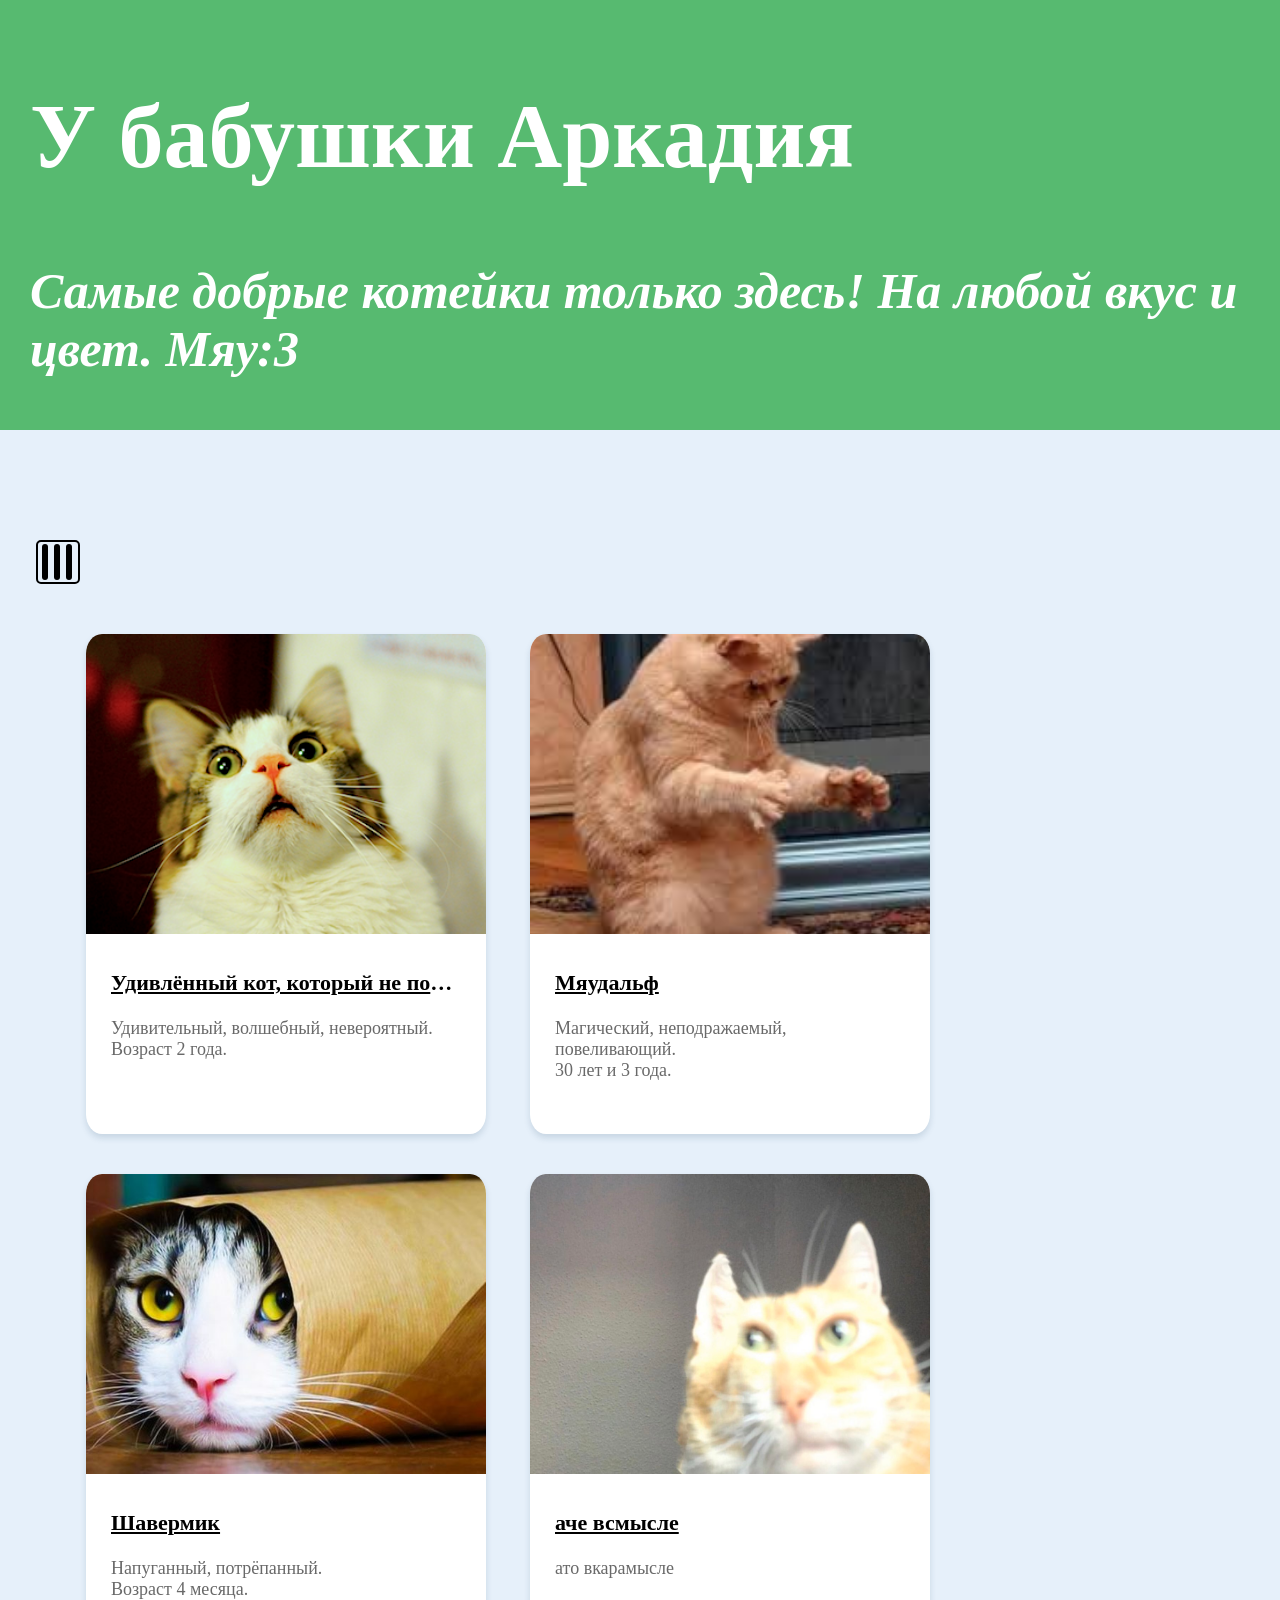
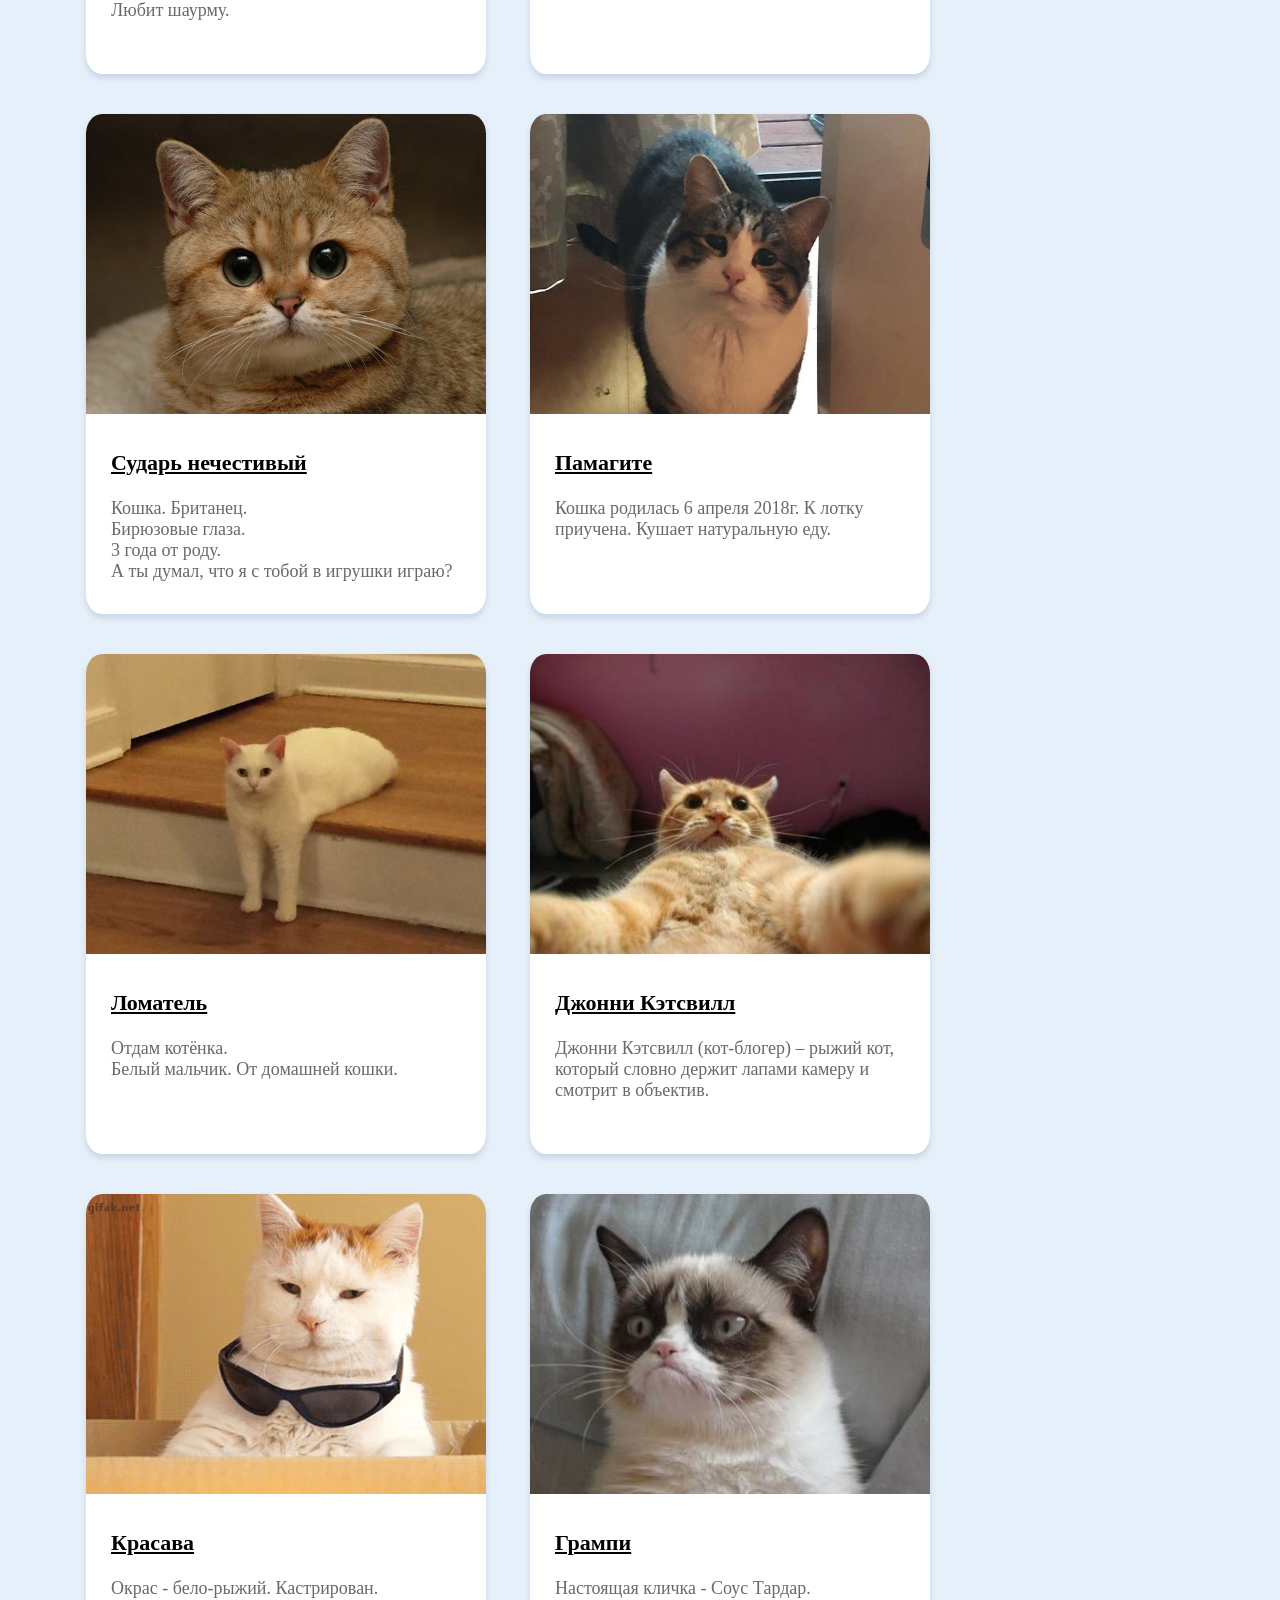
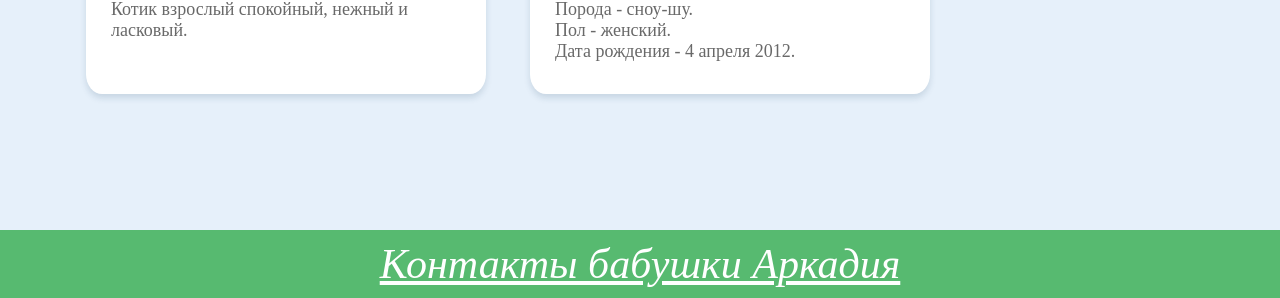
<file: index.html>
<!DOCTYPE html>
<html lang="ru">
  <head>
    <meta charset="utf-8">
    <meta name="author" content="Zhaygutov Erlan">
    <title>У бабушки Аркадия</title>
    <link rel="stylesheet" href="./index.css">
  </head>
  <body>
    <header>
      <section class="header-text">
        <h1>У бабушки Аркадия</h1>
        <h2 class="header-tagline">
          Самые добрые котейки только здесь! На любой вкус и цвет. Мяу:3
        </h2>
      </section>
    </header>
    <main>
      <input type="checkbox" id="direction" class="direction">
      <label class="direction-button" for="direction">
        <span class="direction-button-line"></span>
        <span class="direction-button-line"></span>
        <span class="direction-button-line"></span>
      </label>
      <ul class="items">
        <li class="item">
          <div class="item-top">
            <img class="item-image" src="images/cat1.png" alt="Первый котик">
          </div>
          <section class="item-bottom">
            <h3 class="item-name">
              <a class="item-name-link" href="https://www.yandex.ru" target="_blank" rel="noopener">
                Удивлённый кот, который не понимает, что вокруг него происходит
              </a>
            </h3>
            <div class="item-short-description">
              Удивительный, волшебный, невероятный. Возраст 2 года.
            </div>
            <div class="item-long-description">
              Вязка на вашей территории. Доставка кота в черте города.
              Кот воспитанный, с Вами на Вы, с дамой сердца максимально галантный!
              Возраст: 2 года.
            </div>
          </section>
        </li>
        <li class="item">
          <div class="item-top">
            <img class="item-image" src="images/cat2.jpeg" alt="Второй котик">
          </div>
          <section class="item-bottom">
            <h3 class="item-name">
              <a class="item-name-link" href="https://www.yandex.ru" target="_blank" rel="noopener">
                Мяудальф
              </a>
            </h3>
            <div class="item-short-description">
              Магический, неподражаемый, повеливающий.
              <br>30 лет и 3 года.
            </div>
            <div class="item-long-description">
              Hialp heitir eitt,
              <br>En dhat hialpa mun
              <br>Vith savkam oc sorgom
              <br>Oc sutum giorvavllum
              <br>Dhat kann ec it annat,
              <br>Er thurfol yta synir
              <br>Their er vilja laeknar lifa.
              <br>Dhat kann ec it thrithia,
              <br>Ef mer verdhr thavrf micil
              <br>Haptz vidh mina haeiptmogu:
              <br>Eggiar ec deyfi.
            </div>
          </section>
        </li>
        <li class="item">
          <div class="item-top">
            <img class="item-image" src="images/cat3.jpg" alt="Третий котик">
          </div>
          <section class="item-bottom">
            <h3 class="item-name">
              <a class="item-name-link" href="https://www.yandex.ru" target="_blank" rel="noopener">
                Шавермик
              </a>
            </h3>
            <div class="item-short-description">
              Напуганный, потрёпанный.
              <br>Возраст 4 месяца.
              <br>Любит шаурму.
            </div>
            <div class="item-long-description">
              Шавермик ищет дом. Был найдён на улице. Обработан от паразитов.
              На вид 4 месяца. Очень напуган. Лоток и когтеточка в подарок.
            </div>
          </section>
        </li>
        <li class="item">
          <div class="item-top">
            <img class="item-image" src="images/cat4.jpg" alt="Четвёртый котик">
          </div>
          <section class="item-bottom">
            <h3 class="item-name">
              <a class="item-name-link" href="https://www.yandex.ru" target="_blank" rel="noopener">
                аче всмысле
              </a>
            </h3>
            <div class="item-short-description">
              ато вкарамысле
            </div>
            <div class="item-long-description">
              Lorem ipsum dolor sit amet, consectetur adipiscing elit, sed do
              eiusmod tempor incididunt ut labore et dolore magna aliqua. Ut
              enim ad minim veniam, quis nostrud exercitation ullamco laboris
              nisi ut aliquip ex ea commodo consequat. Duis aute irure dolor in
              reprehenderit in voluptate velit esse cillum dolore eu fugiat
              nulla pariatur. Excepteur sint occaecat cupidatat non proident,
              sunt in culpa qui officia deserunt mollit anim id est laborum.
            </div>
          </section>
        </li>
        <li class="item">
          <div class="item-top">
            <img class="item-image" src="images/cat5.jpg" alt="Пятый котик">
          </div>
          <section class="item-bottom">
            <h3 class="item-name">
              <a class="item-name-link" href="https://www.yandex.ru" target="_blank" rel="noopener">
                Сударь нечестивый
              </a>
            </h3>
            <div class="item-short-description">
              Кошка. Британец.
              <br>Бирюзовые глаза.
              <br>3 года от роду.
              <br>А ты думал, что я с тобой в игрушки играю?
            </div>
            <div class="item-long-description">
              Котик был найден на улице. Долго искали старых хозяев,
              но никто не откликнулся. Поэтому, ищем ему новых ответственных,
              заботливых хозяев.
              <br>
              <br>О котике:
              <br>Возраст примерно 3 года, может чуть больше. Очень ласковый,
              к лотку приучен, в еде не привередлив.
              Обработан от внешних и внутренних паразитов, ранки все залечены,
              ушки почищены, воспитан.
              <br>Хочешь себе плюшевого "мишку". Забирай!!!
            </div>
          </section>
        </li>
        <li class="item">
          <div class="item-top">
            <img class="item-image" src="images/cat6.jpg" alt="Шестой котик">
          </div>
          <section class="item-bottom">
            <h3 class="item-name">
              <a class="item-name-link" href="https://www.yandex.ru" target="_blank" rel="noopener">
                Памагите
              </a>
            </h3>
            <div class="item-short-description">
              Кошка родилась 6 апреля 2018г. К лотку приучена. Кушает натуральную еду.
            </div>
            <div class="item-long-description">
              Камышового окраса (серая) девочка. Дома немецкая овчарка, собаку не боится,
              крепкая и здоровая. Улицы не боится. Для частного дома идеальный вариант.
              Ползает по деревьям.
              <br>Доставлю в черте города бесплатно!!!
            </div>
          </section>
        </li>
        <li class="item">
          <div class="item-top">
            <img class="item-image" src="images/cat7.jpeg" alt="Седьмой котик">
          </div>
          <section class="item-bottom">
            <h3 class="item-name">
              <a class="item-name-link" href="https://www.yandex.ru" target="_blank" rel="noopener">
                Ломатель
              </a>
            </h3>
            <div class="item-short-description">
              Отдам котёнка.
              <br>Белый мальчик. От домашней кошки.
            </div>
            <div class="item-long-description">
              К лотку приучен. Чистоплотный.
              <br>Белый окрас. Шерстка не длинная, мягкая.
              <br>Разноцветные глазки. Один голубой, другой жёлтый.
              <br>Кушает всё. Обожает красную рыбу.
              <br>Порадует качественным тыгыдымом.
              <br>Авантюрист и непоседа.
            </div>
          </section>
        </li>
        <li class="item">
          <div class="item-top">
            <img class="item-image" src="images/cat8.jpg" alt="Восьмой котик">
          </div>
          <section class="item-bottom">
            <h3 class="item-name">
              <a class="item-name-link" href="https://www.yandex.ru" target="_blank" rel="noopener">
                Джонни Кэтсвилл
              </a>
            </h3>
            <div class="item-short-description">
              Джонни Кэтсвилл (кот-блогер) – рыжий кот, который словно держит лапами камеру и
              смотрит в объектив.
            </div>
            <div class="item-long-description">
              В 2013 году на Tumblr появилась фотография с рыжим котом, который бросился на
              фотоаппарат в тот самый момент, когда хозяин его снимал. Получилось  словно хвостатый
              сам направляет на себя камеру и ведет блог.
              <br>Англоязычным пользователям показалось, что кот похож на ведущего
              телешоу Jackass (“Чудаки”) Джонни Ноксвилла. Каждый выпуск телепередачи,
              которая выходила на MTV с 2000 по 2002 год, ведущий начинал словами:
              “Привет, с вами Джонни Ноксвилл. Добро пожаловать на “Чудаков”. А затем
              происходило что-то безумное: актеры шоу делали различные трюки и чудом
              оставались целы.
            </div>
          </section>
        </li>
        <li class="item">
          <div class="item-top">
            <img class="item-image" src="images/cat9.gif" alt="Девятый котик">
          </div>
          <section class="item-bottom">
            <h3 class="item-name">
              <a class="item-name-link" href="https://www.yandex.ru" target="_blank" rel="noopener">
                Красава
              </a>
            </h3>
            <div class="item-short-description">
              Окрас - бело-рыжий. Кастрирован.
              <br>Котик взрослый спокойный, нежный и ласковый.
            </div>
            <div class="item-long-description">
              Красава - один из двух котиков, который был размещен в приют
              после смерти хозяина-дедушки.
              Достаточно игривый, общительный и при хорошем отношении и заботе
              хорошо адаптирующийся к новой обстановке.
              Любит пообщаться с человеком, но не навязчивый...
              Отдается ответственным людям, в квартиру с сетками на окнах, на
              хороший сухой и влажный корм.
            </div>
          </section>
        </li>
        <li class="item">
          <div class="item-top">
            <img class="item-image" src="images/cat10.jpg" alt="Десятый котик">
          </div>
          <section class="item-bottom">
            <h3 class="item-name">
              <a class="item-name-link" href="https://www.yandex.ru" target="_blank" rel="noopener">
                Грампи
              </a>
            </h3>
            <div class="item-short-description">
              Настоящая кличка - Соус Тардар.
              <br>Порода - сноу-шу.
              <br>Пол -	женский.
              <br>Дата рождения -	4 апреля 2012.
            </div>
            <div class="item-long-description">
              Кличка кошки происходит от названия соуса тартар.
              Это связано с тем, что когда она была ещё котёнком,
              её шерсть была покрыта тёмными пятнышками.
              Кристал, дочь Табаты, решила, что это похоже на соус тартар.
              Название «Соус Тардар» было написано с ошибкой
              (ошибка в слове «тартар»), но в итоге его решили не менять.
            </div>
          </section>
        </li>
      </ul>
    </main>
    <footer>
      <div class="footer-links">
        <a class="footer-link" href="https://www.google.com" target="_blank" rel="noopener">
          Контакты бабушки Аркадия
        </a>
      </div>
    </footer>
  </body>
</html>
</file>
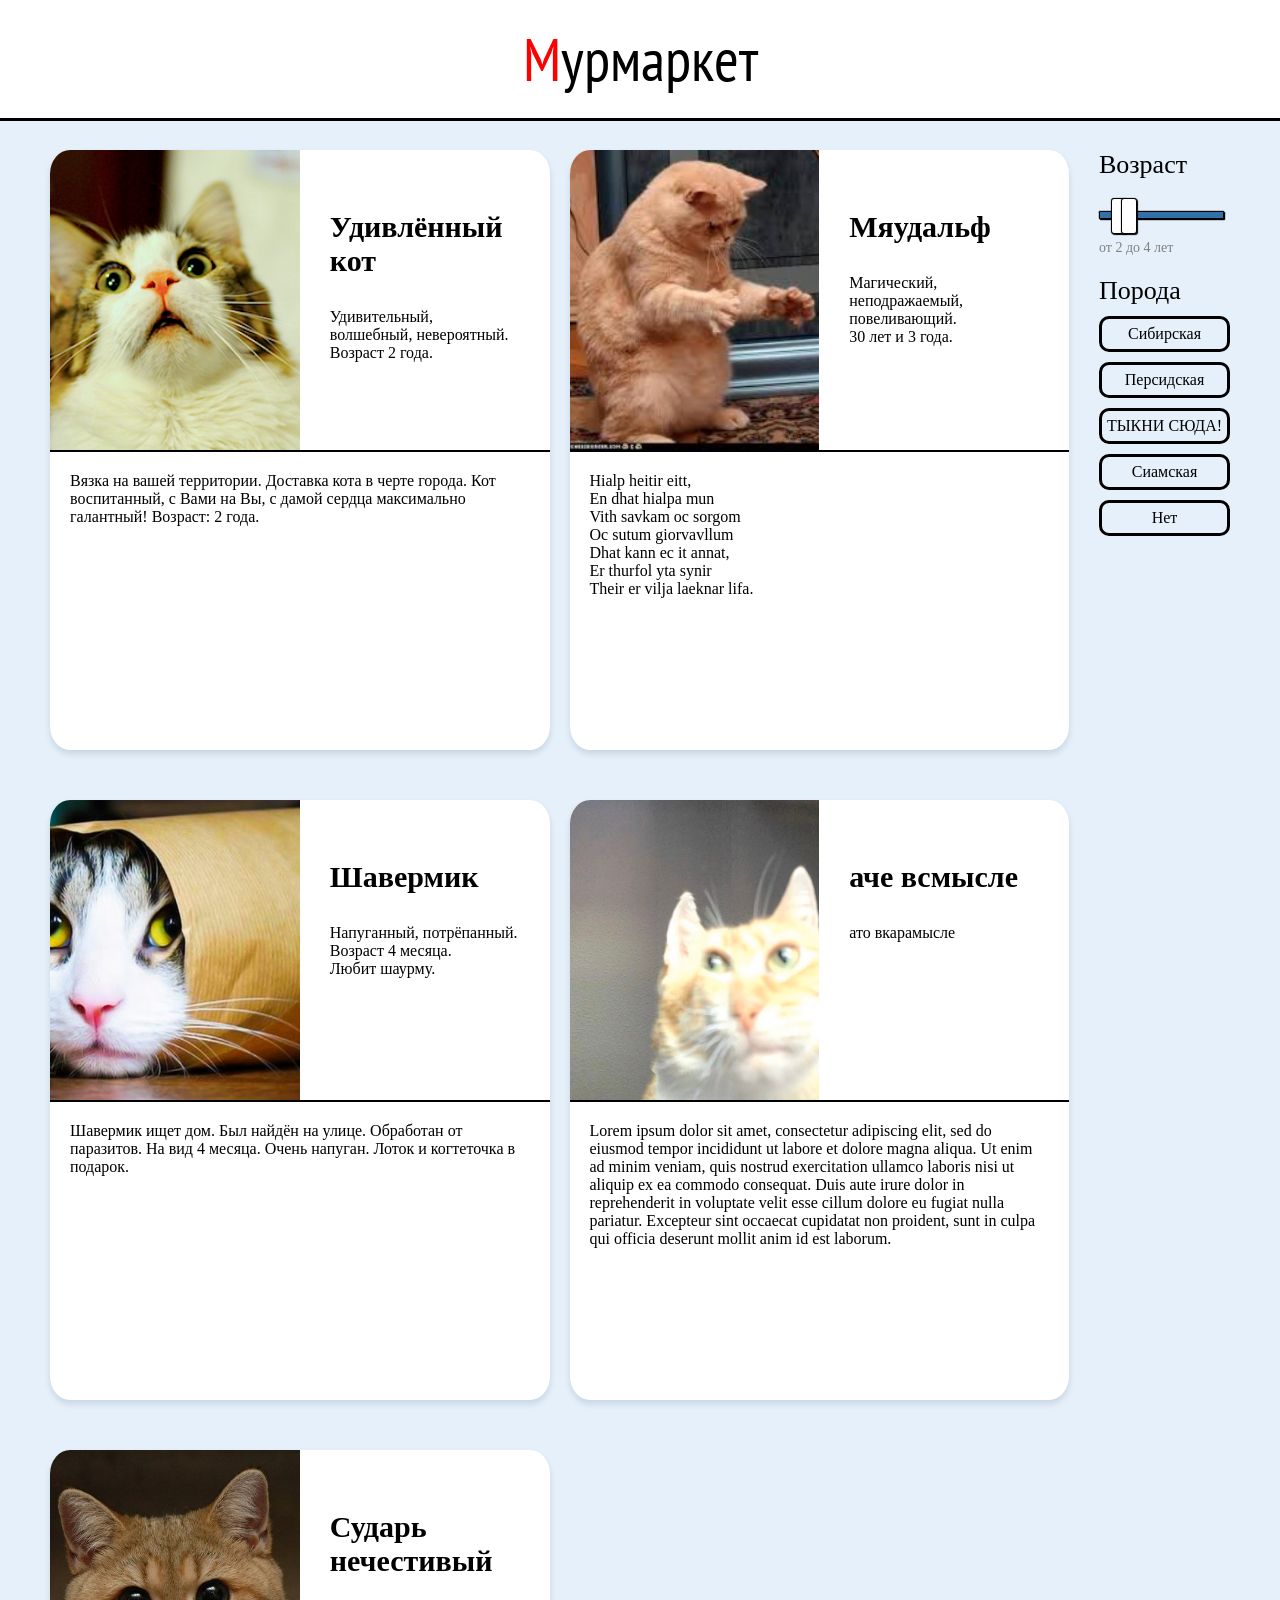
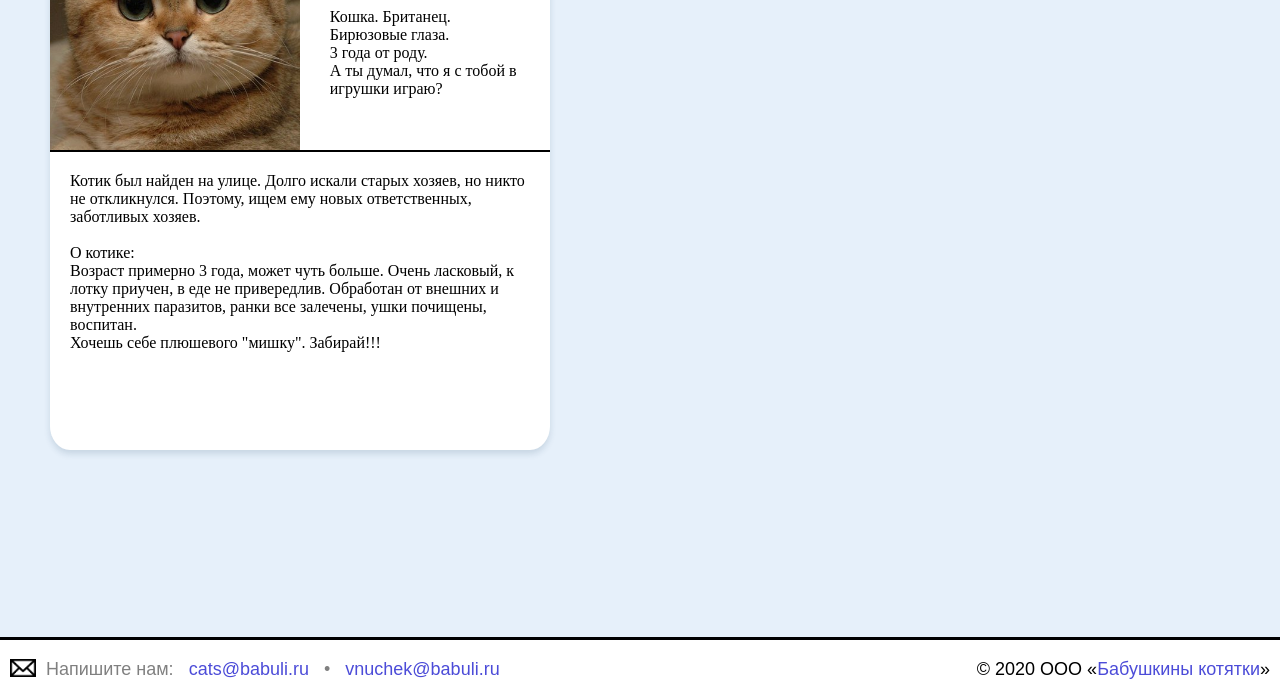
<file: src/index.html>
<!DOCTYPE html>
<html lang="ru">
  <head>
    <meta charset="utf-8">
    <meta name="author" content="Zhaygutov Erlan">
    <meta name="viewport" content="width=device-width, initial-scale=1.0">
    <title>Мурмаркет</title>
    <link href="https://fonts.googleapis.com/css2?family=PT+Sans+Narrow&display=swap"
          rel="stylesheet">
    <link rel="stylesheet" href="./index.css">
  </head>
  <body>
    <header class="header">
      <div class="header-text">Мурмаркет</div>
    </header>
    <main class="main">
      <div class="main-inner-wrapper">
        <input type="radio" name="filter-kind" id="filter-kind-1" class="filter-kind-radio" />
        <input type="radio" name="filter-kind" id="filter-kind-2" class="filter-kind-radio" />
        <input type="radio" name="filter-kind" id="filter-kind-3" class="filter-kind-radio" />
        <input type="radio" name="filter-kind" id="filter-kind-4" class="filter-kind-radio" />
        <input type="radio" name="filter-kind" id="filter-kind-5" class="filter-kind-radio" />
        <ul class="items-list">
          <li class="item-1 item">
            <div class="item-image-wrapper">
              <img class="item-image" src="images/cat1.png" alt="Первый котик">
            </div>
            <article class="item-info">
              <h3 class="item-name">Удивлённый кот</h3>
              <div class="item-short-description">
                Удивительный, волшебный, невероятный. Возраст 2 года.
              </div>
            </article>
            <div class="item-long-description">
              Вязка на вашей территории. Доставка кота в черте города.
              Кот воспитанный, с Вами на Вы, с дамой сердца максимально галантный!
              Возраст: 2 года.
            </div>
          </li>
          <li class="item-2 item">
            <div class="item-image-wrapper">
              <img class="item-image" src="images/cat2.jpeg" alt="Второй котик">
            </div>
            <article class="item-info">
              <h3 class="item-name">Мяудальф</h3>
              <div class="item-short-description">
                Магический, неподражаемый, повеливающий.
                <br>30 лет и 3 года.
              </div>
            </article>
            <div class="item-long-description">
              Hialp heitir eitt,
              <br>En dhat hialpa mun
              <br>Vith savkam oc sorgom
              <br>Oc sutum giorvavllum
              <br>Dhat kann ec it annat,
              <br>Er thurfol yta synir
              <br>Their er vilja laeknar lifa.
            </div>
          </li>
          <li class="item-3 item">
            <div class="item-image-wrapper">
              <img class="item-image" src="images/cat3.jpg" alt="Третий котик">
            </div>
            <article class="item-info">
              <h3 class="item-name">Шавермик</h3>
              <div class="item-short-description">
                Напуганный, потрёпанный.
                <br>Возраст 4 месяца.
                <br>Любит шаурму.
              </div>
            </article>
            <div class="item-long-description">
              Шавермик ищет дом. Был найдён на улице. Обработан от паразитов.
              На вид 4 месяца. Очень напуган. Лоток и когтеточка в подарок.
            </div>
          </li>
          <li class="item-4 item">
            <div class="item-image-wrapper">
              <img class="item-image" src="images/cat4.jpg" alt="Четвёртый котик">
            </div>
            <section class="item-info">
              <h3 class="item-name">аче всмысле</h3>
              <div class="item-short-description">
                ато вкарамысле
              </div>
            </section>
            <div class="item-long-description">
              Lorem ipsum dolor sit amet, consectetur adipiscing elit, sed do
              eiusmod tempor incididunt ut labore et dolore magna aliqua. Ut
              enim ad minim veniam, quis nostrud exercitation ullamco laboris
              nisi ut aliquip ex ea commodo consequat. Duis aute irure dolor in
              reprehenderit in voluptate velit esse cillum dolore eu fugiat
              nulla pariatur. Excepteur sint occaecat cupidatat non proident,
              sunt in culpa qui officia deserunt mollit anim id est laborum.
            </div>
          </li>
          <li class="item-5 item">
            <div class="item-image-wrapper">
              <img class="item-image" src="images/cat5.jpg" alt="Пятый котик">
            </div>
            <article class="item-info">
              <h3 class="item-name">Сударь нечестивый</h3>
              <div class="item-short-description">
                Кошка. Британец.
                <br>Бирюзовые глаза.
                <br>3 года от роду.
                <br>А ты думал, что я с тобой в игрушки играю?
              </div>
            </article>
            <div class="item-long-description">
              Котик был найден на улице. Долго искали старых хозяев,
              но никто не откликнулся. Поэтому, ищем ему новых ответственных,
              заботливых хозяев.
              <br>
              <br>О котике:
              <br>Возраст примерно 3 года, может чуть больше. Очень ласковый,
              к лотку приучен, в еде не привередлив.
              Обработан от внешних и внутренних паразитов, ранки все залечены,
              ушки почищены, воспитан.
              <br>Хочешь себе плюшевого "мишку". Забирай!!!
            </div>
          </li>
        </ul>
        <div class="filters">
          <div class="filter-range-wrapper">
            <div class="filter-name">Возраст</div>
            <div class="filter-range-thumbs-wrapper">
              <label class="filter-range-thumb" for="from"></label>
              <input id="from" type="range" class="filter-range" min="0" max="20" step="1"
                     value="2">
              <label id="filter-range-thumb" for="to"></label>
              <input id="to" type="range" class="filter-range" min="0" max="20" step="1" value="4">
            </div>
            <div class="filter-range-values-text">от 2 до 4 лет</div>
          </div>
          <div class="filter-kind-wrapper">
            <div class="filter-name">Порода</div>
            <div class="filter-kind-list-wrapper">
              <div class="filter-kind-button--1 kind-button">
                <div class="filter-kind-name">Сибирская</div>
                <label for="filter-kind-1" class="filter-kind-label"></label>
              </div>
              <div class="filter-kind-button--2 kind-button">
                <div class="filter-kind-name">Персидская</div>
                <label for="filter-kind-2" class="filter-kind-label"></label>
              </div>
              <div class="filter-kind-button--3 kind-button">
                <div class="filter-kind-name">ТЫКНИ СЮДА!</div>
                <label for="filter-kind-3" class="filter-kind-label"></label>
              </div>
              <div class="filter-kind-button--4 kind-button">
                <div class="filter-kind-name">Сиамская</div>
                <label for="filter-kind-4" class="filter-kind-label"></label>
              </div>
              <div class="filter-kind-button--5 kind-button">
                <div class="filter-kind-name">Нет</div>
                <label for="filter-kind-5" class="filter-kind-label"></label>
              </div>
            </div>
          </div>
        </div>
      </div>
    </main>
    <footer class="footer">
      <div class="footer-links">
        <img class="footer-link-email-image" src="images/letter_icon.png" alt="Email: ">
        <div class="footer-text">Напишите нам:</div>
        <div class="footer-link">
          <img class="footer-link-email-image" src="images/letter_icon.png" alt="Email: ">
          <a class="footer-link-url" href="mailto:cats@babuli.ru" target="_blank" rel="noopener">
            cats@babuli.ru
          </a>
        </div>
        <div class="footer-text-dot">&bull;</div>
        <div class="footer-link">
          <img class="footer-link-email-image" src="images/letter_icon.png" alt="Email: ">
          <a class="footer-link-url" href="mailto:vnuchek@babuli.ru" target="_blank" rel="noopener">
            vnuchek@babuli.ru
          </a>
        </div>
      </div>
      <div class="footer-copyright">
        &copy; 2020 ООО &laquo;<a class="footer-link-url" href="#">Бабушкины котятки</a>&raquo;
      </div>
    </footer>
  </body>
</html>
</file>
<file: index.css>
html {
  height: 100%;
}

body {
  margin: 0;

  background-color: #e6f0fa;
}

header {
  padding: 10px;

  background: #57ba70;
  color: white;
  font-size: 42px;
}

.header-text {
  margin-left: 20px;

  font-size: 60px;
}

.header-tagline {
  font-size: 50px;
  font-style: italic;
}

main {
  box-sizing: border-box;
  height: auto;
  padding: 100px 26px;
}

/* Direction Button */

.direction {
  display: none;

  cursor: pointer;
}

.direction-button {
  display: inline-block;

  width: 40px;
  height: 40px;
  margin: 10px;

  border: 2px solid black;
  border-radius: 5px;

  transform: rotate(90deg);

  cursor: pointer;
}

.direction:checked + .direction-button {
  transform: rotate(0deg);
}

.direction-button-line {
  display: block;

  width: 36px;
  height: 6px;

  margin: 6px auto;

  border-radius: 5px;

  background-color: black;
}

/* Items */

.items {
  max-width: 100%;
}

.item {
  position: relative;

  display: inline-block;

  overflow: hidden;

  box-sizing: border-box;

  width: 400px;
  height: 500px;

  margin: 20px;

  border-radius: 4%;

  background-color: white;

  box-shadow: 0 4px 6px rgba(26, 65, 101, 0.15);

  vertical-align: top;
}
.item:hover {
  transform: scale(1.1, 1.1);

  box-shadow: 0 10px 10px rgba(12, 37, 59, 0.7);
}

.item-top:hover {
  transform: rotateY(180deg);
}

.item-image {
  width: 100%;
  height: 300px;

  object-fit: cover;
}

.item-bottom {
  padding: 10px 25px 30px;

  color: black;
}

.item-name {
  overflow: hidden;

  font-size: 22px;

  text-overflow: ellipsis;

  white-space: nowrap;
}

/* WebKit for Yandex Browser */

@-webkit-keyframes buzz-out-on-hover {
  10% {
    -webkit-transform: translateX(3px) rotate(2deg);
    transform: translateX(3px) rotate(2deg);
  }
  20% {
    -webkit-transform: translateX(-3px) rotate(-2deg);
    transform: translateX(-3px) rotate(-2deg);
  }
  30% {
    -webkit-transform: translateX(3px) rotate(2deg);
    transform: translateX(3px) rotate(2deg);
  }
  40% {
    -webkit-transform: translateX(-3px) rotate(-2deg);
    transform: translateX(-3px) rotate(-2deg);
  }
  50% {
    -webkit-transform: translateX(2px) rotate(1deg);
    transform: translateX(2px) rotate(1deg);
  }
  60% {
    -webkit-transform: translateX(-2px) rotate(-1deg);
    transform: translateX(-2px) rotate(-1deg);
  }
  70% {
    -webkit-transform: translateX(2px) rotate(1deg);
    transform: translateX(2px) rotate(1deg);
  }
  80% {
    -webkit-transform: translateX(-2px) rotate(-1deg);
    transform: translateX(-2px) rotate(-1deg);
  }
  90% {
    -webkit-transform: translateX(1px) rotate(0);
    transform: translateX(1px) rotate(0);
  }
  100% {
    -webkit-transform: translateX(-1px) rotate(0);
    transform: translateX(-1px) rotate(0);
  }
}
@keyframes buzz-out-on-hover {
  10% {
    -webkit-transform: translateX(3px) rotate(2deg);
    transform: translateX(3px) rotate(2deg);
  }
  20% {
    -webkit-transform: translateX(-3px) rotate(-2deg);
    transform: translateX(-3px) rotate(-2deg);
  }
  30% {
    -webkit-transform: translateX(3px) rotate(2deg);
    transform: translateX(3px) rotate(2deg);
  }
  40% {
    -webkit-transform: translateX(-3px) rotate(-2deg);
    transform: translateX(-3px) rotate(-2deg);
  }
  50% {
    -webkit-transform: translateX(2px) rotate(1deg);
    transform: translateX(2px) rotate(1deg);
  }
  60% {
    -webkit-transform: translateX(-2px) rotate(-1deg);
    transform: translateX(-2px) rotate(-1deg);
  }
  70% {
    -webkit-transform: translateX(2px) rotate(1deg);
    transform: translateX(2px) rotate(1deg);
  }
  80% {
    -webkit-transform: translateX(-2px) rotate(-1deg);
    transform: translateX(-2px) rotate(-1deg);
  }
  90% {
    -webkit-transform: translateX(1px) rotate(0);
    transform: translateX(1px) rotate(0);
  }
  100% {
    -webkit-transform: translateX(-1px) rotate(0);
    transform: translateX(-1px) rotate(0);
  }
}

.item-name:hover,
.item-name:focus {
  overflow: visible;

  -webkit-animation-duration: 0.75s;
  animation-duration: 0.75s;
  -webkit-animation-iteration-count: 1;
  animation-iteration-count: 1;
  -webkit-animation-name: buzz-out-on-hover;
  animation-name: buzz-out-on-hover;
  -webkit-animation-timing-function: linear;
  animation-timing-function: linear;

  text-overflow: clip;

  white-space: normal;
}

.item-name-link {
  color: inherit;
}

.item-name-link:visited {
  color: #57ba70;
}

.item-short-description {
  color: dimgray;

  font-size: 18px;
}

.item-short-description:hover {
  font-style: italic;
}

.item-long-description {
  display: none;

  color: dimgray;

  font-size: 24px;
}

.item-long-description:hover {
  text-transform: uppercase;
}

/* Row view is ENABLED */

.direction:checked ~ .items {
  width: 850px;

  margin-right: auto;
  margin-left: auto;
}

.direction:checked ~ .items > .item {
  display: block;

  width: 800px;
  height: 900px;

  margin-top: 55px;
  margin-bottom: 55px;
}

.direction:checked ~ .items .item .item-top,
.direction:checked ~ .items .item .item-top .item-image {
  height: 400px;
}

.direction:checked ~ .items .item .item-bottom .item-name {
  font-size: 36px;
}

.direction:checked ~ .items .item .item-bottom .item-short-description {
  display: none;
}

.direction:checked ~ .items .item .item-bottom .item-long-description {
  display: block;
}

.footer-links {
  padding: 10px;

  background: #57ba70;
  color: white;

  font-size: 42px;
  font-style: italic;
  text-align: center;
}

.footer-link,
.footer-link:visited {
  color: white;
}
</file>
<file: src/index.css>
html {
  height: 100%;
}

body {
  position: relative;

  min-height: 100%;
  margin: 0;

  background-color: #e6f0fa;
}

.header {
  position: fixed;
  top: 0;
  z-index: 3;

  width: 100%;

  border-bottom: solid black;

  background-color: white;
  color: black;
  font-family: 'PT Sans Narrow', sans-serif;
  font-size: 32px;
  text-align: center;
}

.main {
  box-sizing: border-box;
  height: auto;
}

.main-inner-wrapper {
  padding: 150px 50px 220px;
}

.header-text {
  margin: 20px 0;

  font-size: 60px;
}

.header-text:first-letter {
  color: red;
}

/* Items List */

.items-list {
  display: flex;
  flex-direction: column;

  margin: 0;
  padding: 0;
}

.item {
  display: block;

  overflow: hidden;

  margin-bottom: 30px;

  border-radius: 4%;

  background-color: white;

  box-shadow: 0 4px 6px rgba(26, 65, 101, 0.15);
}

.item-image {
  width: 100%;

  /*object-fit: cover;*/
}

.item-name {
  font-size: 30px;
}

.item-info {
  margin: 30px;
}

/* Footer */

.footer {
  position: absolute;
  bottom: 0;
  z-index: 2;

  width: 100%;
  height: 210px;

  border-top: solid black;

  background-color: white;

  font-family: Arial, sans-serif;
  font-size: 28px;
}

.footer-links {
  display: inline-block;

  margin: 20px 10px;

  color: grey;
}

.footer-link-url,
.footer-link-url:visited {
  color: #4c4cd8;
  text-decoration: none;
}

.footer-link-email-image {
  display: none;

  height: 1em;
}

.footer-link > .footer-link-email-image {
  display: inline-block;
}

.footer-copyright {
  display: block;

  margin: 0 10px;
}

/* Common */

.item-long-description,
.filter-kind-radio,
.filters,
.footer-links > .footer-link-email-image:first-child,
.footer-text-dot {
  display: none;
}

/* Media */

@media screen and (min-width: 730px) {
  .items-list {
    display: grid;
    justify-content: center;
    grid-gap: 20px;
    grid-template-columns: repeat(auto-fill, 325px);
  }

  .item-image-wrapper {
    height: 300px;
  }

  .item-image {
    height: 100%;

    object-fit: cover;
  }

  .footer {
    display: flex;
    align-items: flex-end;
    justify-content: space-between;

    height: 125px;

    font-size: 24px;
  }

  .footer-copyright {
    display: inline-block;

    margin: 20px 10px;
  }

  .footer-text,
  .footer-link > .footer-link-email-image {
    display: inline-block;
  }

  .filter-kind-radio,
  .filters,
  .footer-text-dot {
    display: none;
  }
}

@media screen and (min-width: 1201px) {
  .main-inner-wrapper {
    display: flex;
    flex-direction: row;
    align-items: flex-start;
    justify-content: space-between;
  }

  .items-list {
    display: grid;
    grid-gap: 20px;
    grid-template-columns: 1fr 1fr;
  }

  .item {
    display: grid;
    grid-template-columns: 1fr 1fr;
    grid-template-rows: 1fr 1fr;
  }

  .item-image-wrapper {
    grid-column: 1;
    grid-row: 1;
  }

  .item-info {
    grid-column: 2;
    grid-row: 1;
  }

  .item-short-description {
    display: block;
  }

  .item-long-description {
    display: block;

    grid-column: 1/3;
    grid-row: 2;

    padding: 20px;

    border-top: 2px solid;
  }

  .filters {
    position: relative;

    display: flex;

    flex-direction: column;

    padding-left: 30px;
  }

  .filter-range-wrapper {
    display: block;
  }

  .filter-name {
    padding-bottom: 10px;

    font-size: 26px;
  }

  .filter-range-thumbs-wrapper {
    padding-bottom: 20px;
  }

  .filter-range {
    position: absolute;

    height: 14px;

    border-radius: 3px;

    background-color: transparent;
  }

  .filter-range-values-text {
    padding-top: 30px;

    color: grey;

    font-size: 14px;
  }

  /* ------------------------------------ */

  input[type='range'] {
    width: 125px;

    margin: 18px 0;

    -webkit-appearance: none;
  }

  input[type='range']:focus {
    outline: none;
  }

  input[type='range']::-webkit-slider-runnable-track {
    width: 100%;
    height: 8.4px;

    border: 0.2px solid #010101;
    border-radius: 1.3px;

    background: #3071a9;
    box-shadow: 1px 1px 1px #000000, 0 0 1px #0d0d0d;
    cursor: pointer;
  }

  input[type='range']::-webkit-slider-thumb {
    position: relative;
    z-index: 1;

    width: 16px;
    height: 36px;

    margin-top: -14px;

    border: 1px solid #000000;
    border-radius: 3px;

    -webkit-appearance: none;

    background: #ffffff;
    box-shadow: 1px 1px 1px #000000, 0 0 1px #0d0d0d;
    cursor: pointer;
  }

  input[type='range']:focus::-webkit-slider-runnable-track {
    background: #367ebd;
  }

  input[type='range']::-moz-range-track {
    width: 100%;
    height: 8.4px;

    border: 0.2px solid #010101;
    border-radius: 1.3px;

    background: #3071a9;
    box-shadow: 1px 1px 1px #000000, 0 0 1px #0d0d0d;
    cursor: pointer;
  }

  input[type='range']::-moz-range-thumb {
    position: relative;
    z-index: 10;

    width: 16px;
    height: 36px;

    border: 1px solid #000000;
    border-radius: 3px;

    background: #ffffff;
    box-shadow: 1px 1px 1px #000000, 0 0 1px #0d0d0d;
    cursor: pointer;
  }

  input[type='range']::-ms-track {
    width: 100%;
    height: 8.4px;

    border-width: 16px 0;
    border-color: transparent;

    background: transparent;
    color: transparent;
    cursor: pointer;
  }

  input [type='range']::-ms-fill-lower {
    border: 0.2px solid #010101;
    border-radius: 2.6px;

    background: #2a6495;
    box-shadow: 1px 1px 1px #000000, 0 0 1px #0d0d0d;
  }

  input[type='range']::-ms-fill-upper {
    border: 0.2px solid #010101;
    border-radius: 2.6px;

    background: #3071a9;
    box-shadow: 1px 1px 1px #000000, 0 0 1px #0d0d0d;
  }

  input[type='range']::-ms-thumb {
    position: relative;
    z-index: 10;

    width: 16px;
    height: 36px;

    border: 1px solid #000000;
    border-radius: 3px;

    background: #ffffff;

    box-shadow: 1px 1px 1px #000000, 0 0 1px #0d0d0d;
    cursor: pointer;
  }

  input[type='range']:focus::-ms-fill-lower {
    background: #3071a9;
  }

  input[type='range']:focus::-ms-fill-upper {
    background: #367ebd;
  }

  .filter-kind-wrapper {
    display: block;

    padding: 20px 0;
  }

  .kind-button {
    position: relative;

    width: 125px;
    height: 30px;

    margin-bottom: 10px;

    border: solid black;
    border-radius: 10px;

    cursor: pointer;
  }

  .filter-kind-name {
    position: relative;

    display: flex;
    align-items: center;
    justify-content: center;

    width: 100%;
    height: 100%;

    font-size: 16px;
  }

  .filter-kind-label {
    position: absolute;
    top: 0;
    left: 0;

    display: block;

    width: 100%;
    height: 100%;

    cursor: pointer;
  }

  #filter-kind-1:checked
    ~ .filters
    .filter-kind-wrapper
    .filter-kind-list-wrapper
    .filter-kind-button--1,
  #filter-kind-2:checked
    ~ .filters
    .filter-kind-wrapper
    .filter-kind-list-wrapper
    .filter-kind-button--2,
  #filter-kind-3:checked
    ~ .filters
    .filter-kind-wrapper
    .filter-kind-list-wrapper
    .filter-kind-button--3,
  #filter-kind-4:checked
    ~ .filters
    .filter-kind-wrapper
    .filter-kind-list-wrapper
    .filter-kind-button--4,
  #filter-kind-5:checked
    ~ .filters
    .filter-kind-wrapper
    .filter-kind-list-wrapper
    .filter-kind-button--5 {
    background: greenyellow;
  }

  .footer {
    height: 60px;

    font-size: 18px;
  }

  .footer-links {
    display: flex;
  }

  .footer-link-email-image {
    margin-right: 10px;
  }

  .footer-text,
  .footer-text-dot,
  .footer-link-url {
    margin-right: 15px;
  }

  .footer-link-url:only-child {
    margin: 0;
  }

  .filter-kind-radio,
  .footer-link > .footer-link-email-image,
  #filter-kind-3:checked ~ .items-list .item-1,
  #filter-kind-3:checked ~ .items-list .item-2,
  #filter-kind-3:checked ~ .items-list .item-3,
  #filter-kind-3:checked ~ .items-list .item-5 {
    display: none;
  }

  .footer-text-dot,
  .footer-links > .footer-link-email-image:first-child {
    display: inline-block;
  }
}
</file>
